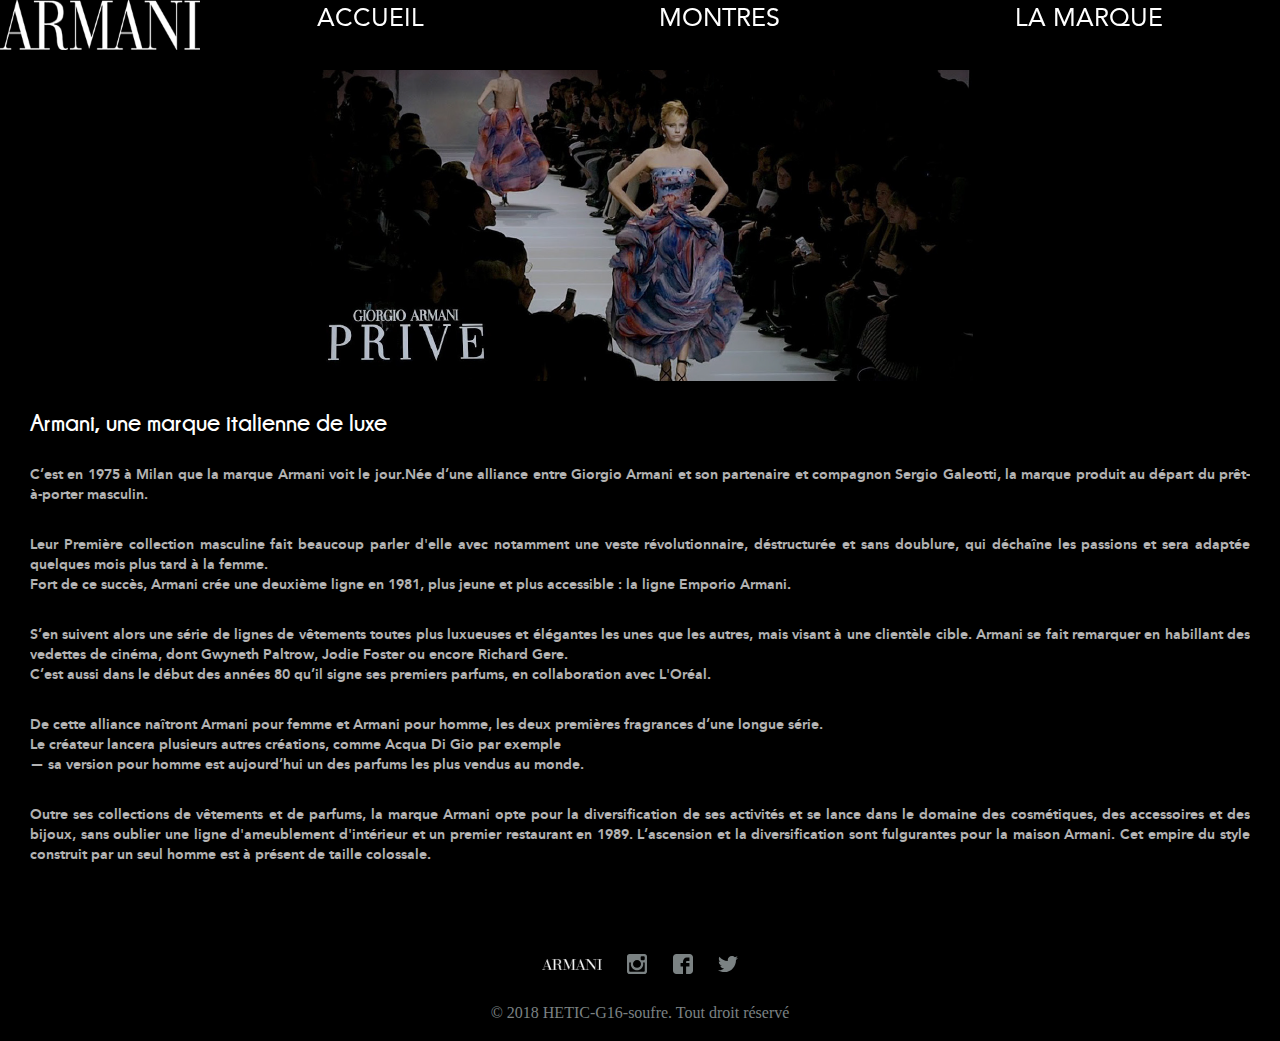
<file: pages/article-1.html>
<!DOCTYPE html>
<html>
  <head>
    <meta charset="UTF-8">
    <meta name="viewport" content="width=device-width, initial-scale=1.0">
    <link rel="stylesheet" href="../css/reset.css">
    <link rel="stylesheet" href="../css/stylesheet.css">
    <link rel="stylesheet" href="../css/fonts.css">
    <script defer src="../js/menu.js"></script>
    <title>Armani, une marque italienne de luxe</title>
  </head>
  <body class= "article-background">
    <nav id="nav">
      <section class="flex-box-of-logo">
        <img src="../medias/brand-logo/armani-logo.png" id="logo-armani-nav">
      </section>
      <ul id="navbar">
        <li><a id="navaccueil" href="../index.html#accueil">Accueil</a></li>
        <ul>
          <li><a id="navmontres">Montres</a></li>
          <ul id="ChoiceMontre">
            <span id="produitBack">
              <li><a href="montre-connectee.html">Montre connectée tactile</a></li>
              <li><a href="montre-hybride.html">Montre hybride</a></li>
              <li><a href="montre-en-acier.html">Montre en acier</a></li>
            </span>
          </ul>
        </ul>
        <ul>
          <li><a id="navArticle">La marque</a></li>
          <ul id="ChoiceArticle">
            <span id="navBackNews">
              <li><a href="article-1.html">NEWS 1</a></li>
              <li><a href="article-2.html">NEWS 2</a></li>
            </span>
          </ul>
        </ul>
      </ul>
      <div class="open" id="open">
      <div class="open-icon"></div>
    </nav>
    <main class = "article1">
      <img class = "picture-article" src="../medias/articles-images/article-1-armani-une-marque-italienne-de-luxe.png" alt="défilé de mode armani" title ="défilé armani">
      <div class = "span-article">
        <h1 class = "h-article">Armani, une marque italienne de luxe</h1>
        <p class="p-article">C’est en 1975 à Milan que la marque Armani voit le jour.Née d’une alliance entre Giorgio Armani et son partenaire et compagnon Sergio Galeotti, la marque produit au départ du prêt-à-porter masculin.</p>
        <p class="p-article">Leur Première collection masculine fait beaucoup parler d'elle avec notamment une veste révolutionnaire, déstructurée et sans doublure, qui déchaîne les passions et sera adaptée quelques mois plus tard à la femme.</br>Fort de ce succès, Armani crée une deuxième ligne en 1981, plus jeune et plus accessible : la ligne Emporio Armani.</p>
        <p class="p-article">S’en suivent alors une série de lignes de vêtements toutes plus luxueuses et élégantes les unes que les autres, mais visant à une clientèle cible. Armani se fait remarquer en habillant des vedettes de cinéma, dont Gwyneth Paltrow, Jodie Foster ou encore Richard Gere.</br>C’est aussi dans le début des années 80 qu’il signe ses premiers parfums, en collaboration avec L'Oréal.</p>
        <p class="p-article">De cette alliance naîtront Armani pour femme et Armani pour homme, les deux premières fragrances d’une longue série.</br>Le créateur lancera plusieurs autres créations, comme Acqua Di Gio par exemple</br>— sa version pour homme est aujourd’hui un des parfums les plus vendus au monde.</p>
        <p class="p-article">Outre ses collections de vêtements et de parfums, la marque Armani opte pour la diversification de ses activités et se lance dans le domaine des cosmétiques, des accessoires et des bijoux, sans oublier une ligne d'ameublement d'intérieur et un premier restaurant en 1989. L’ascension et la diversification sont fulgurantes pour la maison Armani. Cet empire du style construit par un seul homme est à présent de taille colossale.</p>
      </div>
    </main>
    <footer>
      <div class="footer-links flex-box-row">
        <a href="https://www.armani.com/fr/armanicom" target="_blank"><img class="logo" alt="logo armani" src="../medias/brand-logo/armani-logo.png"></a>
        <a href="https://www.instagram.com/emporioarmani" target="_blank"><img class="icon" alt="instagram icone" src="../medias/social-icons/instagram-icon.svg"> </a>
        <a href="https://www.facebook.com/emporioarmani" target="_blank"><img class="icon" alt="facebook icone" src="../medias/social-icons/facebook-icon.svg"></a>
        <a href="https://twitter.com/emporioarmani" target="_blank"><img class="icon" alt="twitter icone" src="../medias/social-icons/twitter-icon.svg"></a>
      </div>
      <div class="copyright">© 2018 HETIC-G16-soufre. Tout droit réservé</div>
    </footer>
  </body>
</html>
</file>
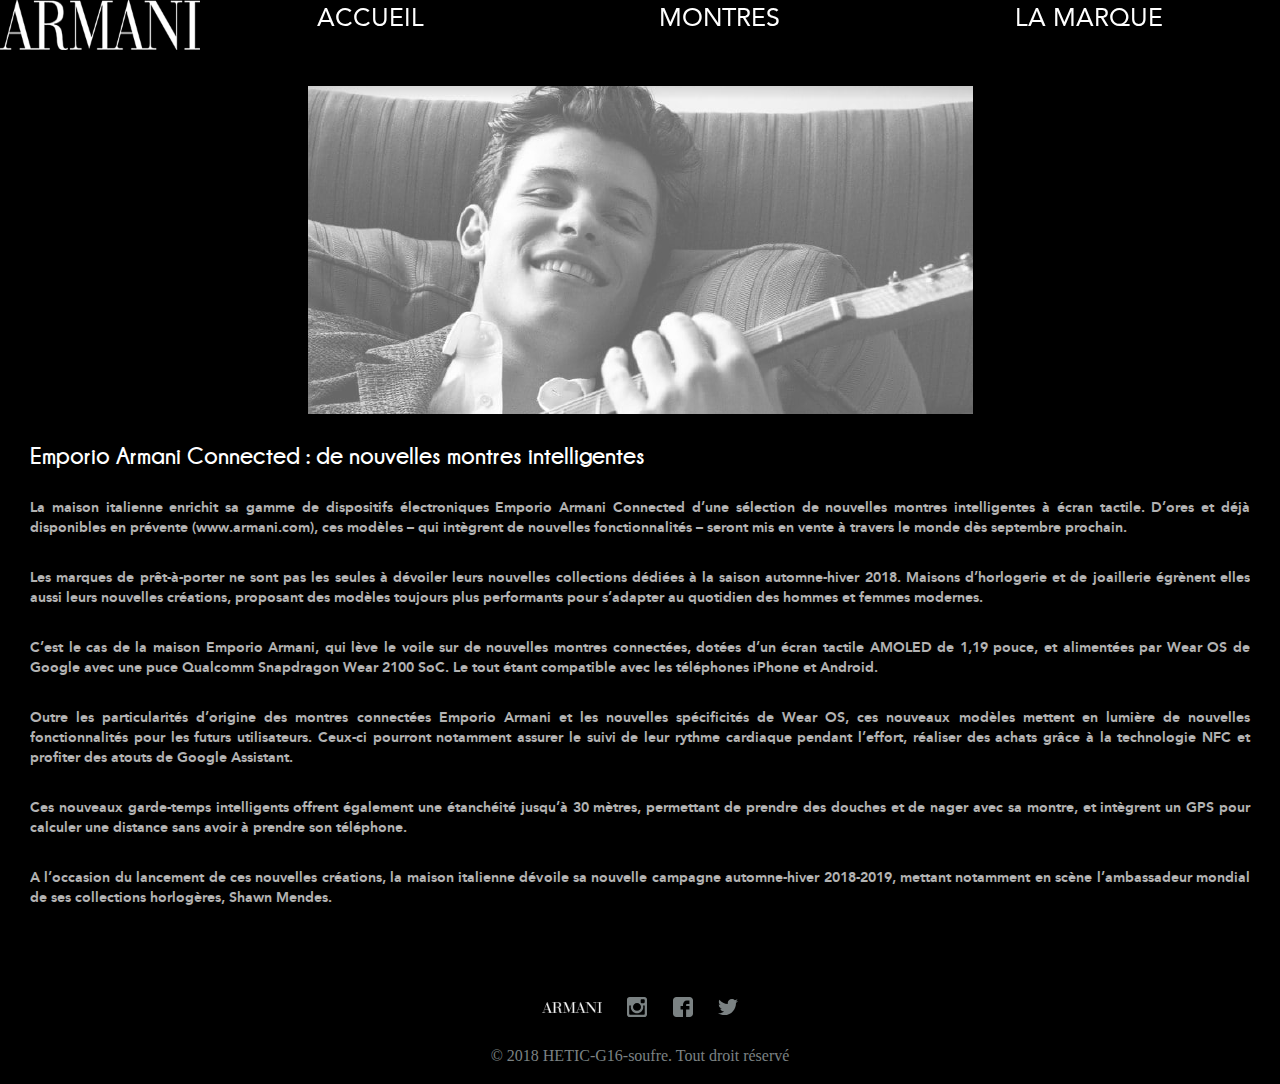
<file: pages/article-2.html>
<!DOCTYPE html>
<html>
  <head>
    <meta charset="UTF-8">
    <meta name="viewport" content="width=device-width, initial-scale=1.0">
    <link rel="stylesheet" href="../css/reset.css">
    <link rel="stylesheet" href="../css/stylesheet.css">
    <link rel="stylesheet" href="../css/fonts.css">
    <script defer src="../js/menu.js"></script>
    <title>De nouvelles montres intelligentes</title>
  </head>
  <body class= "article-background">
    <nav id="nav">
      <section class="flex-box-of-logo">
        <img src="../medias/brand-logo/armani-logo.png" id="logo-armani-nav">
      </section>
      <ul id="navbar">
        <li><a id="navaccueil" href="../index.html#accueil">Accueil</a></li>
        <ul>
          <li><a id="navmontres">Montres</a></li>
          <ul id="ChoiceMontre">
            <span id="produitBack">
              <li><a href="montre-connectee.html">Montre connectée tactile</a></li>
              <li><a href="montre-hybride.html">Montre hybride</a></li>
              <li><a href="montre-en-acier.html">Montre en acier</a></li>
            </span>
          </ul>
        </ul>
        <ul>
          <li><a id="navArticle">La marque</a></li>
          <ul id="ChoiceArticle">
            <span id="navBackNews">
              <li><a href="article-1.html">NEWS 1</a></li>
              <li><a href="article-2.html">NEWS 2</a></li>
            </span>
          </ul>
        </ul>
      </ul>
      <div class="open" id="open">
        <div class="open-icon"></div>
    </nav>
    s="open-icon"></div> 
    </nav>
    <main class = "article2">
      <img class = "picture-article" src="../medias/articles-images/article-2-de-nouvelles-montres-intelligentes.png" alt="défilé de mode armani" title ="défilé armani">
      <div class = "span-article">
        <h1 class = "h-article">Emporio Armani Connected : de nouvelles montres intelligentes</h1>
        <p class="p-article">La maison italienne enrichit sa gamme de dispositifs électroniques Emporio Armani Connected d’une sélection de nouvelles montres intelligentes à écran tactile. D’ores et déjà disponibles en prévente (www.armani.com), ces modèles – qui intègrent de nouvelles fonctionnalités – seront mis en vente à travers le monde dès septembre prochain.</p>
        <p class="p-article">Les marques de prêt-à-porter ne sont pas les seules à dévoiler leurs nouvelles collections dédiées à la saison automne-hiver 2018. Maisons d’horlogerie et de joaillerie égrènent elles aussi leurs nouvelles créations, proposant des modèles toujours plus performants pour s’adapter au quotidien des hommes et femmes modernes.</p>
        <p class="p-article">C’est le cas de la maison Emporio Armani, qui lève le voile sur de nouvelles montres connectées, dotées d’un écran tactile AMOLED de 1,19 pouce, et alimentées par Wear OS de Google avec une puce Qualcomm Snapdragon Wear 2100 SoC. Le tout étant compatible avec les téléphones iPhone et Android.</p>
        <p class="p-article">Outre les particularités d’origine des montres connectées Emporio Armani et les nouvelles spécificités de Wear OS, ces nouveaux modèles mettent en lumière de nouvelles fonctionnalités pour les futurs utilisateurs. Ceux-ci pourront notamment assurer le suivi de leur rythme cardiaque pendant l’effort, réaliser des achats grâce à la technologie NFC et profiter des atouts de Google Assistant.</p>
        <p class="p-article">Ces nouveaux garde-temps intelligents offrent également une étanchéité jusqu’à 30 mètres, permettant de prendre des douches et de nager avec sa montre, et intègrent un GPS pour calculer une distance sans avoir à prendre son téléphone.</p>
        <p class ="p-article">A l’occasion du lancement de ces nouvelles créations, la maison italienne dévoile sa nouvelle campagne automne-hiver 2018-2019, mettant notamment en scène l’ambassadeur mondial de ses collections horlogères, Shawn Mendes.</p>
      </div>
    </main>
    <footer>
      <div class="footer-links flex-box-row">
        <a href="https://www.armani.com/fr/armanicom" target="_blank"><img class="logo" alt="logo armani" src="../medias/brand-logo/armani-logo.png"></a>
        <a href="https://www.instagram.com/emporioarmani" target="_blank"><img class="icon" alt="instagram icone" src="../medias/social-icons/instagram-icon.svg"> </a>
        <a href="https://www.facebook.com/emporioarmani" target="_blank"><img class="icon" alt="facebook icone" src="../medias/social-icons/facebook-icon.svg"></a>
        <a href="https://twitter.com/emporioarmani" target="_blank"><img class="icon" alt="twitter icone" src="../medias/social-icons/twitter-icon.svg"></a>
      </div>
      <div class="copyright">© 2018 HETIC-G16-soufre. Tout droit réservé</div>
    </footer>
  </body>
</html>
</file>
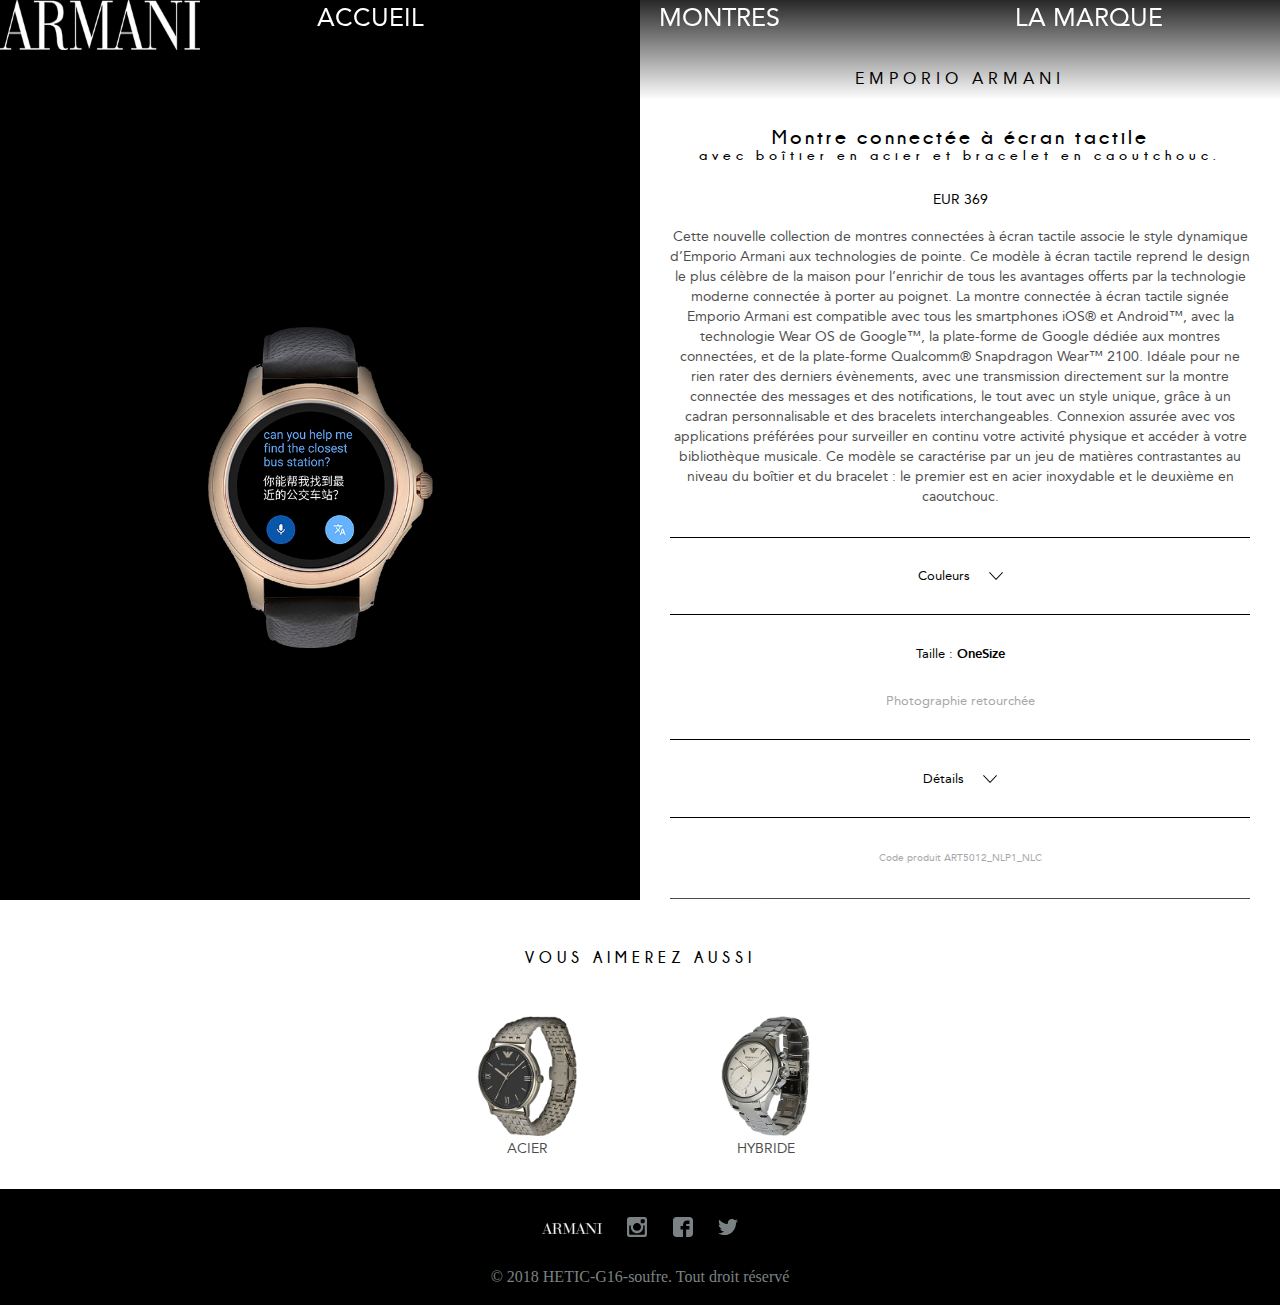
<file: pages/montre-connectee.html>
<!DOCTYPE html>
<html>
  <head>
    <meta charset="UTF-8">
    <meta name="viewport" content="width=device-width, initial-scale=1.0">
    <link rel="stylesheet" href="../css/reset.css">
    <link rel="stylesheet" href="../css/stylesheet.css">
    <link rel="stylesheet" href="../css/fonts.css">
    <script defer src="../js/product.js"></script>
    <script defer src="../js/menu.js"></script>
    <title>Montre connectée à écran tactile avec boîtier en acier et bracelet en caoutchouc</title>
  </head>
  <body>
    <nav id="nav">
      <section class="flex-box-of-logo">
        <img src="../medias/brand-logo/armani-logo.png" id="logo-armani-nav">
      </section>
      <ul id="navbar">
        <li><a id="navaccueil" href="../index.html#accueil">Accueil</a></li>
        <ul>
          <li><a id="navmontres">Montres</a></li>
          <ul id="ChoiceMontre">
            <span id="produitBack">
              <li><a href="montre-connectee.html">Montre connectée tactile</a></li>
              <li><a href="montre-hybride.html">Montre hybride</a></li>
              <li><a href="montre-en-acier.html">Montre en acier</a></li>
            </span>
          </ul>
        </ul>
        <ul>
          <li><a id="navArticle">La marque</a></li>
          <ul id="ChoiceArticle">
            <span id="navBackNews">
              <li><a href="article-1.html">NEWS 1</a></li>
              <li><a href="article-2.html">NEWS 2</a></li>
            </span>
          </ul>
        </ul>
      </ul>
      <div class="open" id="open">
      <div class="open-icon"></div>
    </nav>
    <main>
      <div class="parentflex">
        <div class="childflex">
          <div class= "product-page-image">
            <img class= "watch-image" src="../medias/watches/connected-tactile/connected-front.png" alt="montre connectée à écran tactile">
          </div>
        </div>
        <div class="childflex">
          <header class = "brand-item">
            <h3 class= "brand">EMPORIO ARMANI</h3>
            <h1 class= "item-name">Montre connectée à écran tactile</h1>
            <h3 class= "box-name">
            avec  boîtier en acier et bracelet en caoutchouc.</h2>
          </header>
          <section class = "product-description">
            <div class ="item-price">
              <span class ="price">EUR 369</span>
            </div>
            <div class="item-description">
              <p class="description">
                Cette nouvelle collection de montres connectées à écran   tactile associe le style dynamique d’Emporio Armani aux   technologies de pointe. Ce modèle à écran tactile reprend le  design le plus célèbre de la maison pour l’enrichir de tous  les avantages offerts par la technologie moderne connectée à   porter au poignet. La montre connectée à écran tactile signée   Emporio Armani est compatible avec tous les smartphones iOS®  et Android™, avec la technologie Wear OS de Google™, la  plate-forme de Google dédiée aux montres connectées, et de la  plate-forme Qualcomm® Snapdragon Wear™ 2100. Idéale pour ne  rien rater des derniers évènements, avec une transmission  directement sur la montre connectée des messages et des  notifications, le tout avec un style unique, grâce à un cadran   personnalisable et des bracelets interchangeables. Connexion  assurée avec vos applications préférées pour surveiller en   continu votre activité physique et accéder à votre  bibliothèque musicale. Ce modèle se caractérise par un jeu de  matières contrastantes au niveau du boîtier et du bracelet :   le premier est en acier inoxydable et le deuxième en  caoutchouc.
              </p>
            </div>
            <div class = "item-color-size">
              <div class= "item-color" id= "btnColors">
                <div class= "text-color">
                  <span class= "color-text" >Couleurs</span>
                  <span><img class= "arrow" src="../medias/icons/arrow.png" alt="icone flèche"></span>
                  <ul class = "watch-colors" id ="watch-colors">
                    <li class= "pink">
                      <img class = "watch-pink" src="../medias/watches/connected-tactile/connected-front.png" alt="montre connectée à écran tactile modèle rose doré" title="Rose Doré">
                      <p>Rose Doré</p>
                    </li>
                  </ul>
                </div>
              </div>
            </div>
            <div>
              <div class= "item-size"><span class = "text-onesize">
                Taille : </span>
                <span class = "unique"> OneSize</span>
              </div>
              <p class ="picture-touch">Photographie retourchée</p>
              <div class= "details" id ="btnDetails">
                <span class= "details-text">Détails</span>
                <span><img class= "arrow" src="../medias/icons/arrow.png" alt="icone flèche"></span>
                <ul class = "details-list" id="detailsList">
                  <li>Composition: Acier Inoxydable, Cuir</li>
                  <li>Fermeture à boucle réglable</li>
                  <li>Logo</li>
                  <li>Plaqué or rose ou Noir</li>
                  <li>Bracelet: cuir</li>
                  <li>Boîtier: acier inoxydable</li>
                </ul>
              </div>
            </div>
            <p class = "product-code">Code produit ART5012_NLP1_NLC</p>
          </section>
        </div>
      </div>
      <section>
        <h3 class= "promotion">VOUS AIMEREZ AUSSI</h3>
        <ul class = "product-promotion">
          <li class= "watch-left">
            <a href="montre-en-acier.html"><img class = "watch" src="../medias/watches/steel/men-display-small.png" alt="montre en acier homme" title="CLASSIQUE">
            </a>
            <p>ACIER</p>
          </li>
          <li class = "watch-right">
            <a href="montre-hybride.html"><img class= "watch" src="../medias/watches/hybrid/men-display-small.png" alt="montre hybride homme" title="HYBRIDE"></a>
            <p>HYBRIDE</p>
          </li>
        </ul>
      </section>
    </main>
    <footer>
      <div class="footer-links flex-box-row">
        <a href="https://www.armani.com/fr/armanicom" target="_blank"><img class="logo" alt="logo armani" src="../medias/brand-logo/armani-logo.png"></a>
        <a href="https://www.instagram.com/emporioarmani" target="_blank"><img class="icon" alt="instagram icone" src="../medias/social-icons/instagram-icon.svg"> </a>
        <a href="https://www.facebook.com/emporioarmani" target="_blank"><img class="icon" alt="facebook icone" src="../medias/social-icons/facebook-icon.svg"></a>
        <a href="https://twitter.com/emporioarmani" target="_blank"><img class="icon" alt="twitter icone" src="../medias/social-icons/twitter-icon.svg"></a>
      </div>
      <div class="copyright">© 2018 HETIC-G16-soufre. Tout droit réservé</div>
    </footer>
  </body>
</html>
</file>
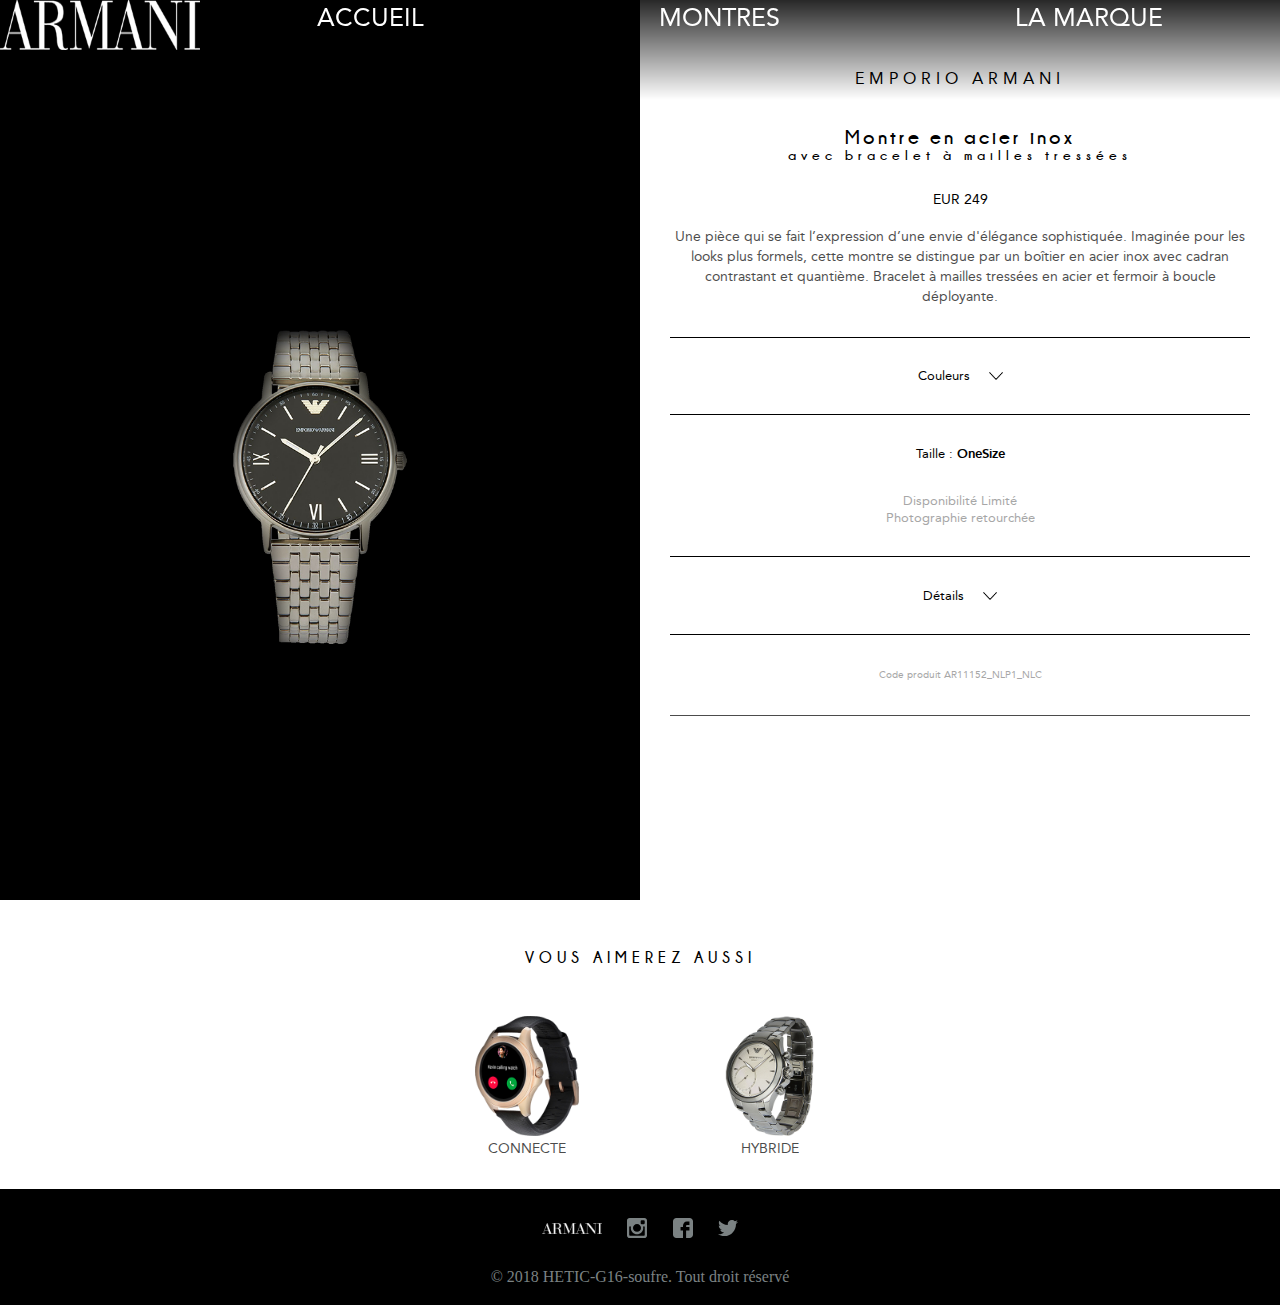
<file: pages/montre-en-acier.html>
<!DOCTYPE html>
<html>
  <head>
    <meta charset="UTF-8">
    <meta name="viewport" content="width=device-width, initial-scale=1.0">
    <link rel="stylesheet" href="../css/reset.css">
    <link rel="stylesheet" href="../css/stylesheet.css">
    <link rel="stylesheet" href="../css/fonts.css">
    <script defer src="../js/product.js"></script>
    <script defer src="../js/menu.js"></script>
    <title>Montre en acier inox avec bracelet à mailles tressées</title>
  </head>
  <body>
    <nav id="nav">
      <section class="flex-box-of-logo">
        <img src="../medias/brand-logo/armani-logo.png" id="logo-armani-nav">
      </section>
      <ul id="navbar">
        <li><a id="navaccueil" href="../index.html#accueil">Accueil</a></li>
        <ul>
          <li><a id="navmontres">Montres</a></li>
          <ul id="ChoiceMontre">
            <span id="produitBack">
              <li><a href="montre-connectee.html">Montre connectée tactile</a></li>
              <li><a href="montre-hybride.html">Montre hybride</a></li>
              <li><a href="montre-en-acier.html">Montre en acier</a></li>
            </span>
          </ul>
        </ul>
        <ul>
          <li><a id="navArticle">La marque</a></li>
          <ul id="ChoiceArticle">
            <span id="navBackNews">
              <li><a href="article-1.html">NEWS 1</a></li>
              <li><a href="article-2.html">NEWS 2</a></li>
            </span>
          </ul>
        </ul>
      </ul>
      <div class="open" id="open">
      <div class="open-icon"></div>
    </nav>
    <main>
      <div class="parentflex">
        <div class="childflex">
          <div class= "product-page-image">
            <img class= "watch-image-acier" src="../medias/watches/steel/men-front.png" alt="montre en acier homme">
          </div>
        </div>
        <div class="childflex">
          <header class = "brand-item">
            <h3 class= "brand">EMPORIO ARMANI</h3>
            <h1 class= "item-name">Montre en acier inox</h1>
            <h3 class= "box-name">
            avec bracelet à mailles tressées</h2>
          </header>
          <section class = "product-description">
            <div class ="item-price">
              <span class ="price">EUR 249</span>
            </div>
            <div class="item-description">
              <p class="description">
                Une pièce qui se fait l’expression d’une envie d'élégance sophistiquée. Imaginée pour les looks plus formels, cette montre se distingue par un boîtier en acier inox avec cadran contrastant et quantième. Bracelet à mailles tressées en acier et fermoir à boucle déployante.
              </p>
            </div>
            <div class = "item-color-size">
              <div class= "item-color" id= "btnColors">
                <div class= "text-color">
                  <span class= "color-text" >Couleurs</span>
                  <span><img class= "arrow" src="../medias/icons/arrow.png" alt="icone flèche"></span>
                  <ul class = "watch-colors" id ="watch-colors">
                    <li class= "pink">
                      <img class = "watch-silver" src="../medias/watches/steel/men-front.png" alt="montre en acier homme argent" title="Argent">
                      <p>Argent</p>
                    </li>
                    <li class = "black">
                      <img class= "watch-black" src="../medias/watches/steel/women-front.png" alt="montre en acier femme rose doré" title="Rose Doré">
                      <p>Rose Doré</p>
                    </li>
                  </ul>
                </div>
              </div>
            </div>
            <div>
              <div class= "item-size"><span class = "text-onesize">
                Taille : </span>
                <span class = "unique"> OneSize</span>
              </div>
              <p class ="picture-touch">Disponibilité Limité</br>Photographie retourchée</p>
              <div class= "details" id ="btnDetails">
                <span class= "details-text">Détails</span>
                <span><img class= "arrow" src="../medias/icons/arrow.png" alt="icone flèche"></span>
                <ul class = "details-list" id="detailsList">
                  <li>Composition: Acier Inoxydable</li>
                  <li>Boîtier: acier inoxydable</li>
                  <li>Bracelet: acier inoxydable</li>
                  <li>Logo</li>
                  <li>Plaqué Or rose ou Argent</li>
                </ul>
              </div>
            </div>
            <p class = "product-code">Code produit AR11152_NLP1_NLC</p>
          </section>
        </div>
      </div>
      <section>
        <h3 class= "promotion">VOUS AIMEREZ AUSSI</h3>
        <ul class = "product-promotion">
          <li class= "watch-left">
            <a href="montre-connectee.html"><img class = "watch" src="../medias/watches/connected-tactile/connected-display-small.png" alt="montre connectée à écran tactile" title="CONNECTEE">
            </a>
            <p>CONNECTE</p>
          </li>
          <li class = "watch-right">
            <a href="montre-hybride.html"><img class= "watch" src="../medias/watches/hybrid/men-display-small.png" alt="montre hybride homme" title="HYBRIDE">
            </a>
            <p>HYBRIDE</p>
          </li>
        </ul>
      </section>
    </main>
    <footer>
      <div class="footer-links flex-box-row">
        <a href="https://www.armani.com/fr/armanicom" target="_blank"><img class="logo" alt="logo armani" src="../medias/brand-logo/armani-logo.png"></a>
        <a href="https://www.instagram.com/emporioarmani" target="_blank"><img class="icon" alt="instagram icone" src="../medias/social-icons/instagram-icon.svg"> </a>
        <a href="https://www.facebook.com/emporioarmani" target="_blank"><img class="icon" alt="facebook icone" src="../medias/social-icons/facebook-icon.svg"></a>
        <a href="https://twitter.com/emporioarmani" target="_blank"><img class="icon" alt="twitter icone" src="../medias/social-icons/twitter-icon.svg"></a>
      </div>
      <div class="copyright">© 2018 HETIC-G16-soufre. Tout droit réservé</div>
    </footer>
  </body>
</html>
</file>
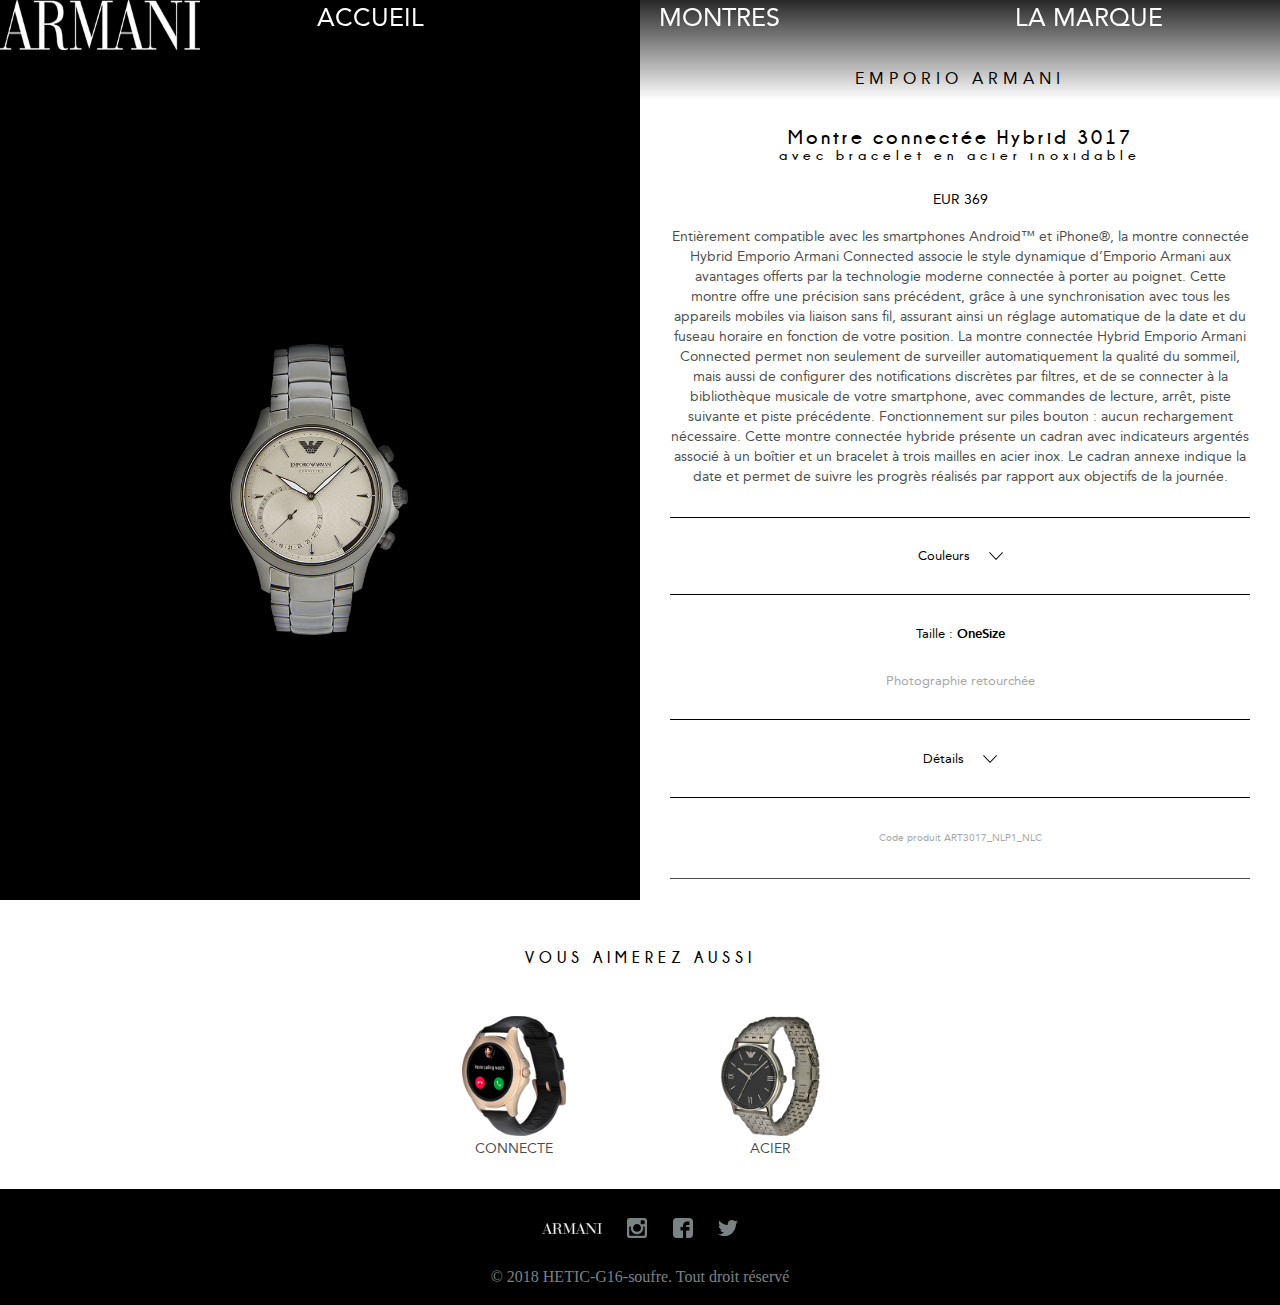
<file: pages/montre-hybride.html>
<!DOCTYPE html>
<html>
  <head>
    <meta charset="UTF-8">
    <meta name="viewport" content="width=device-width, initial-scale=1.0">
    <link rel="stylesheet" href="../css/reset.css">
    <link rel="stylesheet" href="../css/stylesheet.css">
    <link rel="stylesheet" href="../css/fonts.css">
    <script defer src="../js/product.js"></script>
    <script defer src="../js/menu.js"></script>
    <title>Montre connectée Hybrid 3017</title>
  </head>
  <body>
    <nav id="nav">
      <section class="flex-box-of-logo">
        <img src="../medias/brand-logo/armani-logo.png" id="logo-armani-nav">
      </section>
      <ul id="navbar">
        <li><a id="navaccueil" href="../index.html#accueil">Accueil</a></li>
        <ul>
          <li><a id="navmontres">Montres</a></li>
          <ul id="ChoiceMontre">
            <span id="produitBack">
              <li><a href="montre-connectee.html">Montre connectée tactile</a></li>
              <li><a href="montre-hybride.html">Montre hybride</a></li>
              <li><a href="montre-en-acier.html">Montre en acier</a></li>
            </span>
          </ul>
        </ul>
        <ul>
          <li><a id="navArticle">La marque</a></li>
          <ul id="ChoiceArticle">
            <span id="navBackNews">
              <li><a href="article-1.html">NEWS 1</a></li>
              <li><a href="article-2.html">NEWS 2</a></li>
            </span>
          </ul>
        </ul>
      </ul>
      <div class="open" id="open">
      <div class="open-icon"></div>
    </nav>
    <main>
      <div class="parentflex">
        <div class="childflex">
          <div class= "product-page-image">
            <img class= "watch-image-acier" src="../medias/watches/hybrid/men-front.png" alt="Montre en acier de face">
          </div>
        </div>
        <div class="childflex">
          <header class = "brand-item">
            <h3 class= "brand">EMPORIO ARMANI</h3>
            <h1 class= "item-name">Montre connectée Hybrid 3017</h1>
            <h3 class= "box-name">
            avec bracelet en acier inoxidable</h2>
          </header>
          <section class = "product-description">
            <div class ="item-price">
              <span class ="price">EUR 369</span>
            </div>
            <div class="item-description">
              <p class="description">
                Entièrement compatible avec les smartphones Android™ et iPhone®, la montre connectée Hybrid Emporio Armani Connected associe le style dynamique d’Emporio Armani aux avantages offerts par la technologie moderne connectée à porter au poignet. Cette montre offre une précision sans précédent, grâce à une synchronisation avec tous les appareils mobiles via liaison sans fil, assurant ainsi un réglage automatique de la date et du fuseau horaire en fonction de votre position. La montre connectée Hybrid Emporio Armani Connected permet non seulement de surveiller automatiquement la qualité du sommeil, mais aussi de configurer des notifications discrètes par filtres, et de se connecter à la bibliothèque musicale de votre smartphone, avec commandes de lecture, arrêt, piste suivante et piste précédente. Fonctionnement sur piles bouton : aucun rechargement nécessaire. Cette montre connectée hybride présente un cadran avec indicateurs argentés associé à un boîtier et un bracelet à trois mailles en acier inox. Le cadran annexe indique la date et permet de suivre les progrès réalisés par rapport aux objectifs de la journée.
              </p>
            </div>
            <div class = "item-color-size">
              <div class= "item-color" id= "btnColors">
                <div class= "text-color">
                  <span class= "color-text" >Couleurs</span>
                  <span><img class= "arrow" src="../medias/icons/arrow.png" alt="icone flèche"></span>
                  <ul class = "watch-colors" id ="watch-colors">
                    <li class= "pink">
                      <img class = "watch-silver" src="../medias/watches/hybrid/men-front.png" alt="montre hybride homme taupe" title="Taupe">
                      <p>Taupe</p>
                    </li>
                    <li class = "black">
                      <img class= "watch-black" src="../medias/watches/hybrid/women-front.png" alt="montre hybride femme rose doré" title="Rose Doré">
                      <p>Rose Doré</p>
                    </li>
                  </ul>
                </div>
              </div>
            </div>
            <div>
              <div class= "item-size"><span class = "text-onesize">
                Taille : </span>
                <span class = "unique"> OneSize</span>
              </div>
              <p class ="picture-touch">Photographie retourchée</p>
              <div class= "details" id ="btnDetails">
                <span class= "details-text">Détails</span>
                <span><img class= "arrow" src="../medias/icons/arrow.png" alt="icone flèche"></span>
                <ul class = "details-list" id="detailsList">
                  <li>Composition: Acier Inoxydable</li>
                  <li>Boîtier: acier inoxydable</li>
                  <li>Bracelet: acier inoxydable</li>
                  <li>Logo</li>
                  <li>Plaqué</li>
                  <li>Fermoir déployant</li>
                </ul>
              </div>
            </div>
            <p class = "product-code">Code produit ART3017_NLP1_NLC</p>
          </section>
        </div>
      </div>
      <section>
        <h3 class= "promotion">VOUS AIMEREZ AUSSI</h3>
        <ul class = "product-promotion">
          <li class= "watch-left">
            <a href="montre-connectee.html"><img class = "watch" src="../medias/watches/connected-tactile/connected-display-small.png" alt="montre connectée à écran tactile" title="CONNECTEE">
            </a>
            <p>CONNECTE</p>
          </li>
          <li class = "watch-right">
            <a href="montre-en-acier.html"><img class= "watch" src="../medias/watches/steel/men-display-small.png" alt="montre en acier homme" title="ACIER">
            </a>
            <p>ACIER</p>
          </li>
        </ul>
      </section>
    </main>
    <footer>
      <div class="footer-links flex-box-row">
        <a href="https://www.armani.com/fr/armanicom" target="_blank"><img class="logo" alt="logo armani" src="../medias/brand-logo/armani-logo.png"></a>
        <a href="https://www.instagram.com/emporioarmani" target="_blank"><img class="icon" alt="instagram icone" src="../medias/social-icons/instagram-icon.svg"> </a>
        <a href="https://www.facebook.com/emporioarmani" target="_blank"><img class="icon" alt="facebook icone" src="../medias/social-icons/facebook-icon.svg"></a>
        <a href="https://twitter.com/emporioarmani" target="_blank"><img class="icon" alt="twitter icone" src="../medias/social-icons/twitter-icon.svg"></a>
      </div>
      <div class="copyright">© 2018 HETIC-G16-soufre. Tout droit réservé</div>
    </footer>
  </body>
</html>
</file>
<file: css/stylesheet.css>
* {
  box-sizing: border-box;
}

video {
  width: 100vw;
  margin-bottom: -4px;
}


.flex-box-row {
  display: flex;
  justify-content: center;
}

.fle-box-column {
  display: flex;
  flex-direction: column;
}

.center-text {
  justify-content: center;
  align-items: center;
  text-align: center;
}

.position-relative {
  position: relative;
}

.position-absolute {
  position: absolute;
}

h2 {
  font-size: 20px;
  font-weight: lighter;
  margin-top: 20px;
  margin-bottom: 20px;
  text-transform: uppercase;
  text-align: center;
  color: white;
  letter-spacing: 5px;
  font-family: "Avenir";
}

a {
  text-decoration: none;
  font-family: "Avenir";
}

.background-grey {
  background-color: #292A2E;
}

.background-black{
  background-color: black;
  color: white;
}


.product {
  height: 60vh;
  padding: 5vw;
  background: black;
  border-top: 1px solid white;
}

.product:not(:first-child),
.product:not(:last-child) {
  margin: 30px 30px 0px 30px;
}

.product:last-child {
  margin-bottom: 30px;
}

.product-images {
  height: 70%;
  background-color: black;
  z-index: 2;
  width: 100%;
  transition-duration: 2s;
}

.image-front-alone {
  height: 88%;
  z-index: 5;
  margin: auto;
  left: 50%;
  transform: translateX(-50%);
  transition-duration: 2s;
}

.image-front img {
  height: 80%;
  position: absolute;
  z-index: 5;
  margin: auto;
  right: 50%;
  transform: translateX(20%);
  transition-duration: 1s;
  transition-delay: 0.2;
}

.image-back img {
  z-index: 3;
  height: 70%;
  position: absolute;
  opacity: 0.5;
  left: 50%;
  transform: translateX(-20%);
  transition-duration: 1s;
  transition-delay: 0.2;
}

.image-back:hover img {
  z-index: 5;
  opacity: 1;
  height: 100%;
  transition-duration: 1s;
  transition-delay: 0.2;
}

.image-back:hover+a img {
  z-index: 3;
  opacity: 0.5;
  height: 70%;
  transition-duration: 1s;
  transition-delay: 0.2;
}

.gendermen,
.genderwomen {
  height: 35px;
  width: 35px;
  margin-left: 50px;
  margin-right: 50px;
}

.genders {
  display: flex;
  justify-content: center;
  margin-top: 20px;

}

h3 {
  font-size: 16px;
  font-weight: bold;
  margin-top: 20px;
  margin-bottom: 20px;
  color: white;
  font-family: "Champagne";
  letter-spacing: 5px;

}

p {
  opacity: 0.7;
  font-family: "Avenir";
  font-size: 14px;
  font-family: "Avenir";
  line-height: 20px;
}


.articles {
  display: flex;
  flex-flow: column;
}
.news {
  background-repeat: no-repeat;
  background-size: cover;
  padding: 5vh;
  display: flex;
  flex-flow: column;
  align-items: center;
  justify-content: center;
  color: white;
  text-align: center;
}
.news1 {
  background-image: linear-gradient(rgba(0, 0, 0, 0.45),
    rgba(0, 0, 0, 0.45)), url("../medias/articles-images/article-1-armani-une-marque-italienne-de-luxe.png");
}

.news2 {
  background-image: linear-gradient(rgba(0, 0, 0, 0.45),
    rgba(0, 0, 0, 0.45)), url("../medias/articles-images/article-2-de-nouvelles-montres-intelligentes.png");
}

.news a{
  text-decoration: none;
  color: white;
}

.readmore {
  background-color: black;
  opacity: 0.8;
  align-items: center;
  height: 50px;
  width: 120px;
  margin-top: 20px;
  font-weight: bold;
}

.footer-links {
  min-width: 100vw;
  height: 80px;
  align-items: center;
  background-color: black;
}

.footer-links a .logo {
  width: 60px;
  margin-left: 1vw;
  margin-right: 1vw;
}

.footer-links a .icon {
  width: 20px;
  height: 20px;
  margin-left: 1vw;
  margin-right: 1vw;
}

.copyright {
  text-align: center;
  background-color: black;
  color: #7b8283;
  padding-bottom: 20px;
}



/* fiches produit*/

.brand {
  font-family: "Avenir";
  font-weight: 400;
  text-align: center;
  padding: 20px;
  color: black;
  font-size: 16px;
  line-height: 17px;
}

.item-name {
  font-family: "Champagne";
  font-weight: 600;
  text-align: center;
  font-size: 20px;
  line-height: 21px;
  color: black;
  letter-spacing: 3px;
}

.box-name {
  color: black;
  text-align: center;
  font-size: 14px;
  margin-top: 0px;
  margin-bottom: 0px;



}

.item-price {
  font-family: "Avenir";
  font-weight: 500;
  text-align: center;
  padding-bottom: 20px;
  font-size: 14px;
  line-height: 15px;
  color: black;
}

.product-description {
  background-color: white;

}

.item-description {
  justify-content: center;
  padding-left: 30px;
  padding-right: 30px;
  padding-bottom: 30px;
  text-align: center;
  font-family: "Avenir";
  font-weight: 400;
  line-height: 17px;
  color: black;
  font-size: 13px;
  display: flex;
  flex-direction: column;
}

.item-color {
  padding: 30px;
  margin-left: 30px;
  margin-right: 30px;
  border-top: 1px solid black;
  border-bottom: 1px solid black;
  display: flex;
  flex-direction: row;
}

.color-text {
  text-align: center;
  font-family: "Avenir";
  font-weight: normal;

}

.arrow {

  margin-left: 15px;
  width: 14px;
}


.text-color {
  justify-content: center;
  text-align: center;
  font-family: "Avenir";
  font-weight: 400;
  line-height: 16px;
  color: black;
  font-size: 13px;
  margin: 0 auto;
}


.text-onesize {
  text-align: center;
  font-family: "Avenir";
  font-weight: normal;
  font-size: 13px;
  line-height: 17px;
  color: black;
  padding-top: 30px;
  padding-bottom: 30px;
}

.item-size {
  text-align: center;
  padding-top: 30px;
}

.unique {
  text-align: center;
  font-family: "Avenir";
  font-weight: bold;
  font-size: 13px;
  line-height: 17px;
  color: black;

}

.picture-touch {
  text-align: center;
  font-family: "Avenir";
  font-weight: 400;
  font-size: 13px;
  line-height: 17px;
  color: #828282;
  padding-bottom: 30px;
  padding-top: 30px;
}

.product-page-image {
  height: 55vh;
  position: relative;
  display: flex;
  flex-direction: column;
  width: 100vw;
  background-color: black;
  text-align: center;
  padding-top: 75px;
  z-index: 2;
}

.parent-flex {
display: flex;
flex-flow: column;
}

.watch-image {
  width: 25vh;
  max-width: 100vw;
  margin: 0 auto;
}

.watch-image-acier {
  width: 20vh;
  max-width: 100vw;
  margin: 0 auto;
}

.brand-item {
  background-color: white;
  justify-content: center;
  display: flex;
  flex-direction: column;
  padding: 30px;
  width: 100vw;
}


.watch-colors {
  display: flex;
  display: none;
  flex-direction: row;
  text-align: center;
  padding: 30px;
}

.pink {
  padding-right: 10px;
}

.black {
  padding-left: 10px;
}

.watch-pink {
  max-width: 85%;
}

.watch-black {
  max-width: 95%;
}

.watch-silver {
  max-width: 95%;
}

.details {
  text-align: center;
  font-family: "Avenir";
  font-weight: 400;
  font-size: 13px;
  line-height: 17px;
  color: black;
  padding-bottom: 30px;
  padding-top: 30px;
  margin-left: 30px;
  margin-right: 30px;
  border-top: 1px solid black;
  border-bottom: 1px solid black;
}

.details-text {
  padding-bottom: 30px;
  font-family: "Avenir";
  font-weight: normal;
}

.details-list {
  display: none;
}

.product-code {
  text-align: center;
  font-size: 10px;
  color: #828282;
  padding-top: 30px;
  padding-bottom: 30px;
  border-bottom: 1px solid black;
  margin-left: 30px;
  margin-right: 30px;
}

.promotion {
  font-size: 16px;
  font-weight: bold;
  padding-top: 30px;
  padding-bottom: 30px;
  color: black;
  font-family: "Champagne";
  text-align: center;
}

.product-promotion {
  list-style-type: none;
  display: flex;
  flex-direction: row;
  justify-content: center;
  text-align: center;
  padding-bottom: 30px;
}

.watch {
  max-width: 40%;
}


/* Articles */
.article-background {
  background-color: black;
}

.article1 {
  padding-left: 30px;
  padding-right: 30px;
  padding-top: 70px;
  padding-bottom: 30px;
  display: flex;
  flex-direction: column;
}

.article2 {
  padding-left: 30px;
  padding-right: 30px;
  padding-top: 70px;
  padding-bottom: 30px;
  display: flex;
  flex-direction: column;
}

.picture-article {
  max-height: 40vh;
  max-width: 100vw;
}

.h-article {
  color: white;
  font-family: "Champagne";
  font-weight: bold;
  font-size: 24px;
  padding-bottom: 30px;
  padding-top: 30px;
}

.p-article {
  color: white;
  font-family: "Avenir";
  font-weight: bold;
  padding-bottom: 30px;
  text-align: justify;

}

/* NAV */

nav {
  position: sticky;
  z-index: 10;
  background: #000000;
  /* fallback for old browsers */
  height: 50px;
  width: 100vw;
  position: fixed;
  top: 0px;
  left: 0px;
  transition: background-color 1.5s, height 0.9s, width 0.9s, left 0.9s, bottom 0.9s, border-radius 1s;
}

#logo-armani-nav {
  width: 200px;
  height: 50px;
}

.flex-box-of-logo {
  display: flex;
  justify-content: center;
}

#navbar {
  overflow: hidden;
  display: flex;
  flex-direction: column;
  align-items: center;
  justify-content: space-around;
  height: 100vh;
  width: 100vw;
}

nav li {
  text-transform: uppercase;
  margin-bottom: 50px;
  color: rgba(255, 255, 255, 0.829);
  border-bottom: 1px rgba(255, 255, 255, 0.623) solid;
  padding-bottom: 20px;
  padding-left: 50px;
  padding-right: 50px;
  font-size: 0px;
  transition: font-size 1s;
}

nav a {
  color: white;
  text-decoration: none;
}

nav.is-open ul li {
  font-size: 35px;
}

/* NAV Quand on ouvre la partie Montre */
#ChoiceMontre {
  overflow: hidden;
  height: 0px;
  width: 0px;
}

#ChoiceMontre li {
  font-size: 20px;
  border: none;
}

#navmontres {
  display: flex;
  justify-content: center;
}

#ChoiceMontre.montreOption {
  overflow: initial;
  height: initial;
  width: initial;
}

/* NAV  Quand on ouvre la partie News   */

#ChoiceArticle {
  overflow: hidden;
  height: 0px;
  width: 0px;
}

#ChoiceArticle li {
  font-size: 20px;
  border: none;
}

#ChoiceArticle {
  display: flex;
  justify-content: center;
}

#ChoiceArticle.News {
  overflow: initial;
  height: initial;
  width: initial;
}

/* Quand le menu buger est ouvert  */
.open {
  display: flex;
  justify-content: center;
  align-items: center;
  position: fixed;
  top: 0px;
  left: 0px;
  height: 50px;
  width: 50px;
  cursor: pointer;
  z-index: 3;
}

.open-icon,
.open-icon::before,
.open-icon::after {
  width: 30px;
  height: 1px;
  background: white;
}

.open-icon::before,
.open-icon::after {
  content: '';
  display: block;
  transition: transform 0.3s;
}

.open-icon::before {
  transform: translateY(-8px);
}

nav.is-open .open-icon {
  background-color: transparent;
}

nav.is-open .open-icon::before {
  transform: translateY(2px) rotate(45deg);
}

nav.is-open .open-icon::after {
  transform: translateY(1px) rotate(-45deg);
}

.open-icon {
  transition: background-color 0.3s;
}

#nav.is-open {
  height: 100vh;
  width: 100vw;
  background: #000000;
  /* fallback for old browsers */
  background: -webkit-linear-gradient(to bottom, #000000d7, #434343b6);
  /* Chrome 10-25, Safari 5.1-6 */
  background: linear-gradient(to bottom, #000000d7, #434343b6);
  /* W3C, IE 10+/ Edge, Firefox 16+, Chrome 26+, Opera 12+, Safari 7+ */
}

nav.is-open ul {
  transform: none;
}

nav:not(.is-open) ul {
  pointer-events: none;
  display: flex;
  flex-direction: column;
  align-items: center;
}

nav:not(.is-open) ul li {
  border-bottom: none;
}



@media (min-width: 640px) {


  .banner-home-mobile {
    display: none;
  }

  .background-black {
    flex-direction: row;
    justify-content: space-evenly;
  }

  .product:last-child {
    margin-bottom: 0px;
  }

  .product {
    height: 500px;
  }


  .gendermen,
  .genderwomen {
    display: none;
  }

  .articles {
    flex-flow: row;
  }

  .news1,
  .news2 {
    width: 50%;
  }

.parentflex {
 display: flex;
}

.product-page-image {
height: 100vh;
width: 50vw;
}

.childflex, .brand-item {
  width: 50vw;
}

.product-page-image img {
  margin: auto;
}
}




@media (min-width: 1366px){
  .article1 {
    display: flex;
    flex-direction: row-reverse;
    background-image: url("../medias/articles-images/armani-egerie-droite.png");
    background-size: cover;
    background-repeat: no-repeat;
    background-position: center;
    background-color: rgb(255, 230, 230);
    height: 100% 100%;
  }

  .article2 {
    display: flex;
    flex-direction: row;
    background-image: url("../medias/articles-images/armani-egerie-gauche.png");
    background-size: cover;
    background-repeat: no-repeat;
    background-position: center;
    background-color: rgb(255, 230, 230);
    height: 100% 100%;
  }
  
  .span-article{
    padding-top: 25px;
    margin-bottom: 50px;
    height: 80%;
  }
  
  .h-article {
    color:black;
    font-family: "Champagne";
    font-weight: bold;
    font-size : 30px;
    padding-bottom: 30px;
    padding-top: 120px;
    padding-right : 30px;
    text-align: center;
    padding-left: 150px;
    
  }
  .p-article {
    color : black;
    font-family: "Avenir";
    font-weight: bold;
    padding-right: 30px;
    padding-bottom: 0px;
    text-align: justify;
    padding-left: 100px;
    font-size: 16px;
  }

  .picture-article {
    margin-top: 200px;
    margin-left: 50px;
    margin-right: 50px;
    width: 100vw;
    
  }
}

@media (min-width: 660px) and (max-width: 1365px) {
  .article-background {
    background-color: black;
  }
  
  .article1 {
    padding-left: 30px;
    padding-right: 30px;
    padding-top: 70px;
    padding-bottom: 30px;
    display: flex;
    flex-direction: column;
  }
  
  .article2 {
    padding-left: 30px;
    padding-right: 30px;
    padding-top: 70px;
    padding-bottom: 30px;
    display: flex;
    flex-direction: column;
  }

  .picture-article {
    max-height: 40vh;
    max-width: 100vw;
    margin: 0 auto;
  }
  
  .h-article {
    color: white;
    font-family: "Champagne";
    font-weight: bold;
    font-size: 24px;
    padding-bottom: 30px;
    padding-top: 30px;
  }
  
  .p-article {
    color: white;
    font-family: "Avenir";
    font-weight: bold;
    padding-bottom: 30px;
    text-align: justify;
  
  }
}

@media (min-width: 800px){nav li {
  font-size: 25px;
}#navbar {
  overflow: auto;
  flex-direction: row;
  align-items: baseline;
  height: auto;
  margin-top: 5px;

}.flex-box-of-logo {
  display: flex;
  justify-content: center;
}#nav{
  z-index: 10;
  height: auto;
  display: flex;
  flex-direction: row;
}#nav {
    width: 100vw;
    background: #000000;
    background: -webkit-linear-gradient(to bottom, #000000d7, #43434300);
    background: linear-gradient(to bottom, #000000d7, #43434300);
}nav:not(.is-open) ul {
  pointer-events: initial;
}.open{
  display: none;
}
}
</file>
<file: css/fonts.css>
@font-face {
  font-family: "Avenir";
  src: url("../fonts/avenir/aeh-webfont.woff2") format("woff2"),
    url("../fonts/avenir/aeh-webfont.woff") format("woff");
  font-weight: bold;
  font-style: normal;
}

@font-face {
  font-family: "Avenir";
  src: url("../fonts/avenir/avenir_roman-webfont.woff2") format("woff2"),
    url("../fonts/avenir/avenir_roman-webfont.woff") format("woff");
  font-weight: normal;
  font-style: normal;
}

@font-face {
  font-family: "Champagne";
  src: url("../fonts/champagne/champagne__limousines_bold_italic-webfont.woff2") format("woff2"),
    url("../fonts/champagne/champagne__limousines_bold_italic-webfont.woff") format("woff");
  font-weight: bold;
  font-style: italic;

}

@font-face {
  font-family: "Champagne";
  src: url("../fonts/champagne/champagne__limousines_bold-webfont.woff2") format("woff2"),
    url("../fonts/champagne/champagne__limousines_bold-webfont.woff") format("woff");
  font-weight: bold;
  font-style: normal;
}

@font-face {
  font-family: "Champagne";
  src: url("../fonts/champagne/champagne__limousines_italic-webfont.woff2") format("woff2"),
    url("../fonts/champagne/champagne__limousines_italic-webfont.woff") format("woff");
  font-weight: normal;
  font-style: italic;
}

@font-face {
  font-family: "Champagne";
  src: url("../fonts/champagne/champagne__limousines-webfont.woff2") format("woff2"),
    url("../fonts/champagne/champagne__limousines-webfont.woff") format("woff");
  font-weight: normal;
  font-style: normal;
}
</file>
